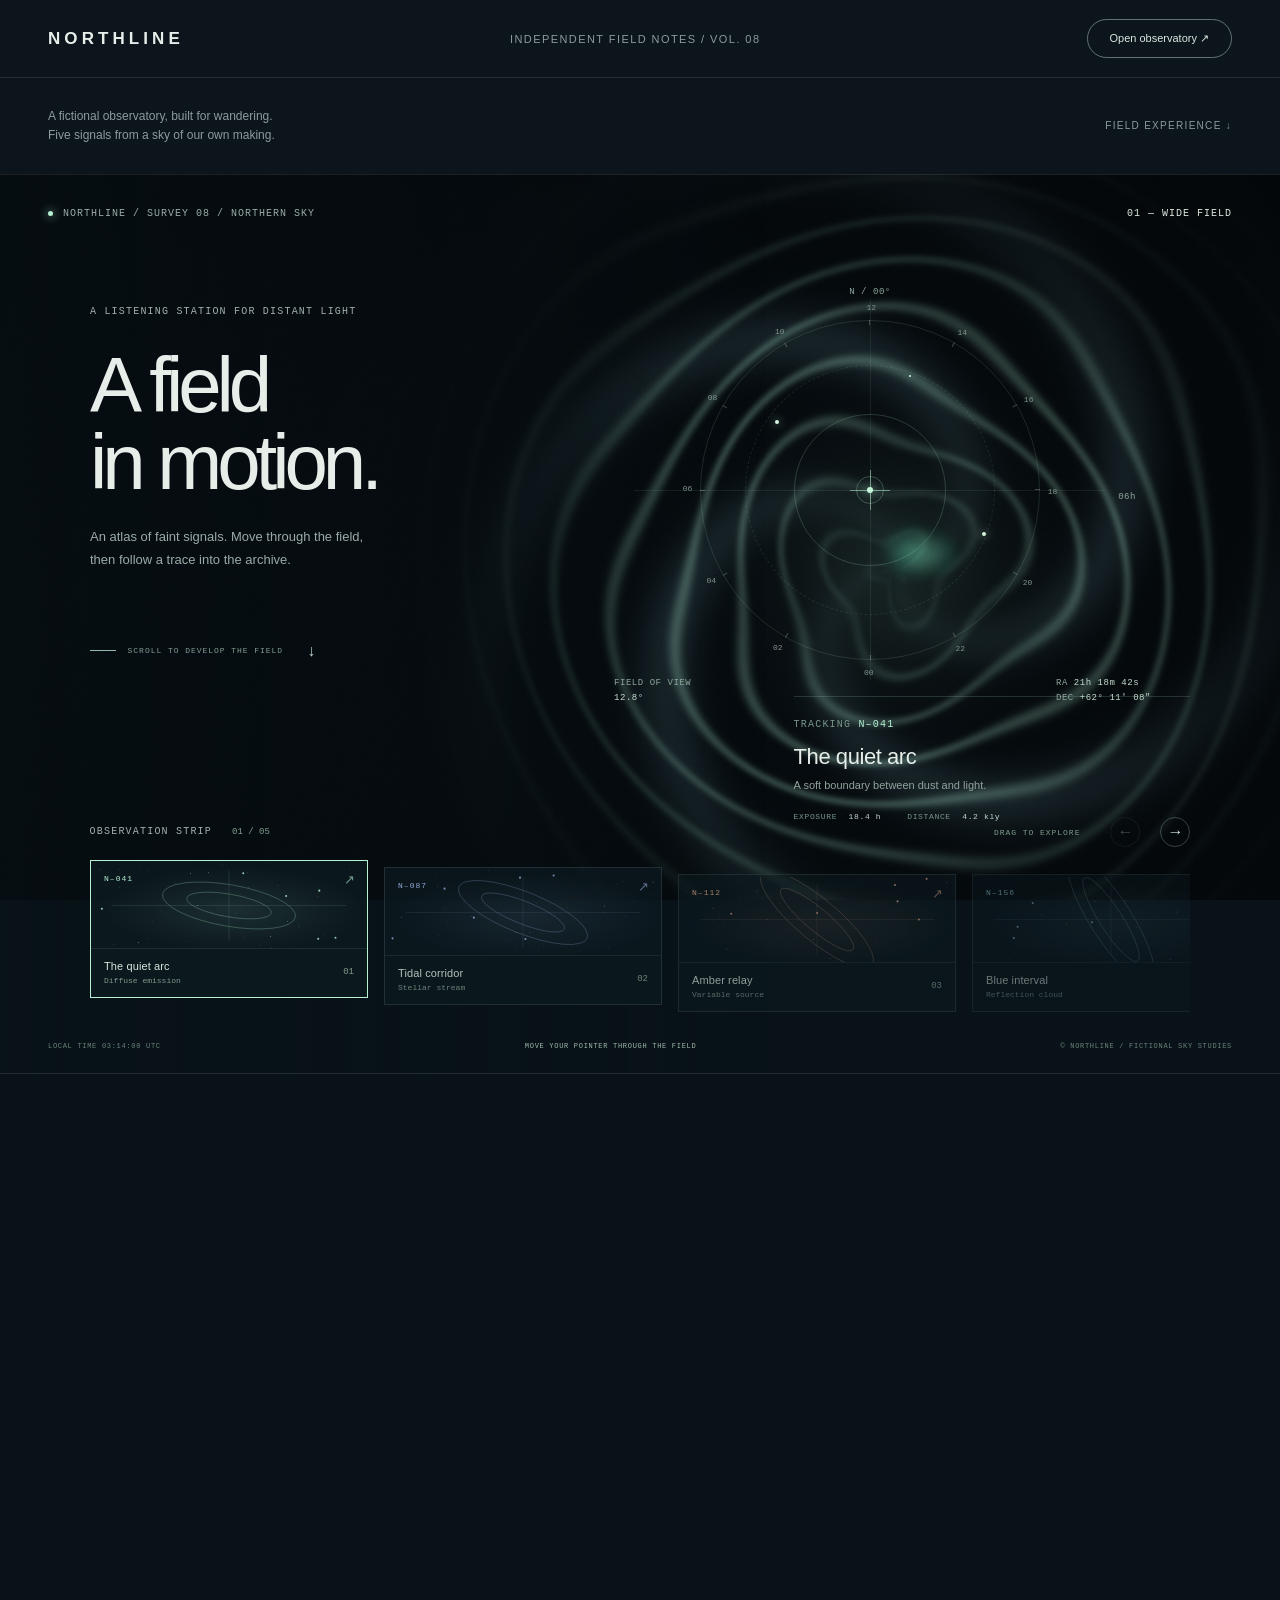
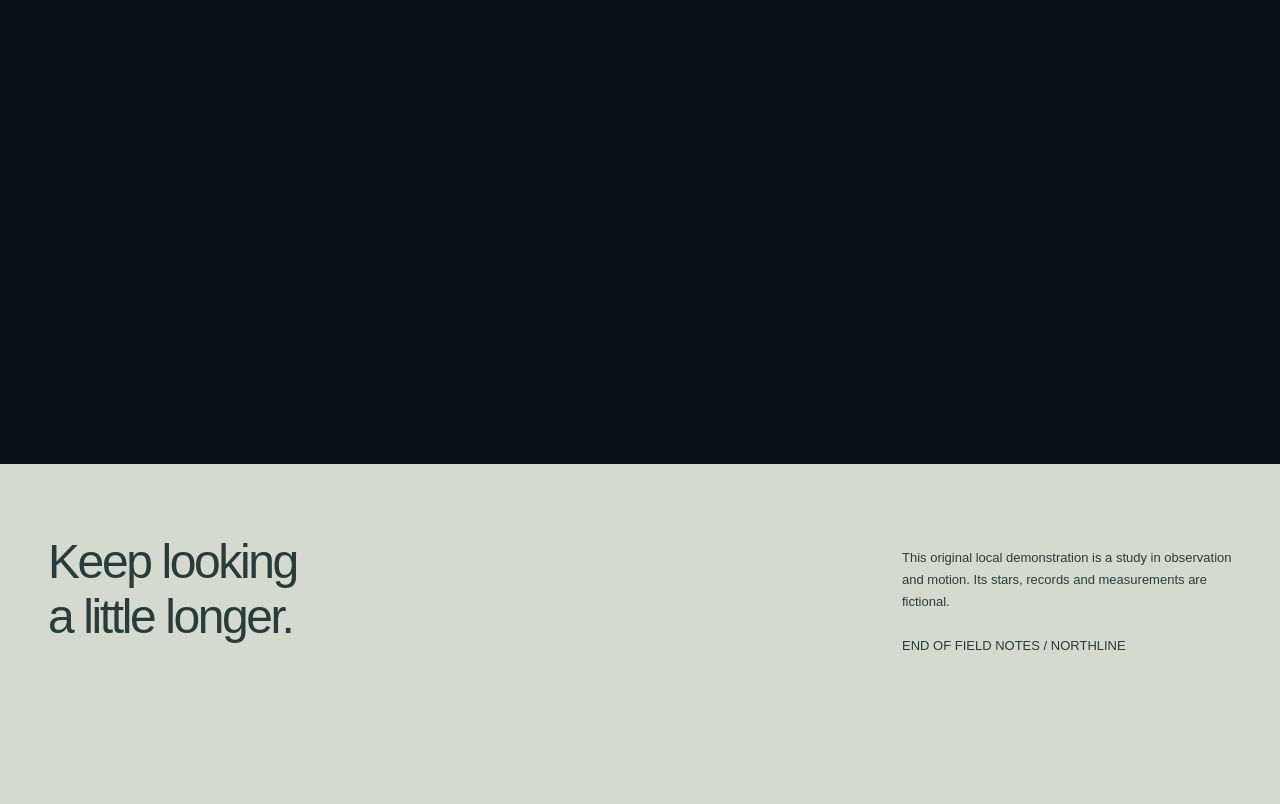
<file: evals/cold-start-scene/reference/index.html>
<!doctype html>
<html lang="en">
<head><meta charset="utf-8"><meta name="viewport" content="width=device-width, initial-scale=1"><meta name="theme-color" content="#081218"><link rel="icon" href="data:image/svg+xml,%3Csvg xmlns='http://www.w3.org/2000/svg' viewBox='0 0 32 32'%3E%3Ccircle cx='16' cy='16' r='11' fill='none' stroke='%23b7f2d4'/%3E%3Ccircle cx='16' cy='16' r='3' fill='%23b7f2d4'/%3E%3C/svg%3E"><title>Northline — A listening station</title><link rel="stylesheet" href="./assets/page-65X257BR.css"></head>
<body>
  <header class="demo-header"><div class="demo-brand">NORTHLINE</div><p>INDEPENDENT FIELD NOTES / VOL. 08</p><button type="button" data-enter>Open observatory ↗</button></header>
  <main><div class="demo-intro"><span>A fictional observatory, built for wandering.<br>Five signals from a sky of our own making.</span><span>FIELD EXPERIENCE ↓</span></div><section id="observatory" class="observatory" aria-label="Northline interactive observatory"></section></main>
  <footer class="demo-footer"><h2>Keep looking<br>a little longer.</h2><p>This original local demonstration is a study in observation and motion. Its stars, records and measurements are fictional.<br><br>END OF FIELD NOTES / NORTHLINE</p></footer>
  <script type="module" src="./assets/page-P66XHYCQ.js"></script>
</body>
</html>
</file>
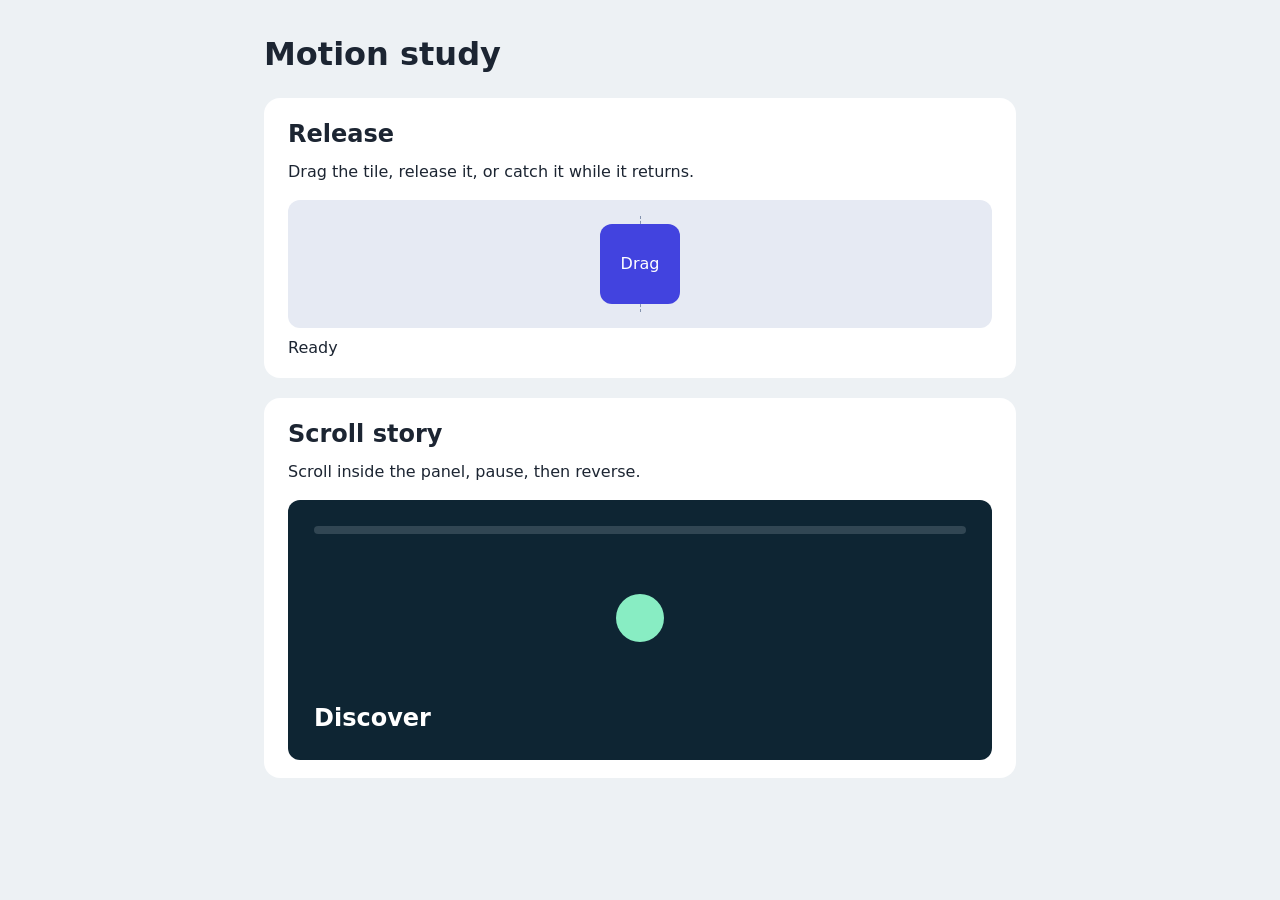
<file: evals/dynamic-interactions/reference/index.html>
<!doctype html>
<html lang="en">
  <meta charset="utf-8">
  <meta name="viewport" content="width=device-width, initial-scale=1">
  <title>Motion study</title>
  <link rel="stylesheet" href="./style.css">
  <main>
    <h1>Motion study</h1>
    <section>
      <h2>Release</h2>
      <p>Drag the tile, release it, or catch it while it returns.</p>
      <div class="track"><div class="origin"></div><button class="tile" aria-label="Drag tile">Drag</button></div>
      <p class="status" aria-live="polite">Ready</p>
    </section>
    <section>
      <h2>Scroll story</h2>
      <p>Scroll inside the panel, pause, then reverse.</p>
      <div class="story" tabindex="0" aria-label="Scroll story">
        <div class="story-content">
          <div class="stage">
            <div class="meter"><div class="fill"></div></div>
            <div class="orb"></div>
            <strong class="phase">Discover</strong>
          </div>
        </div>
      </div>
    </section>
  </main>
  <script type="module" src="./motion.js"></script>
</html>
</file>
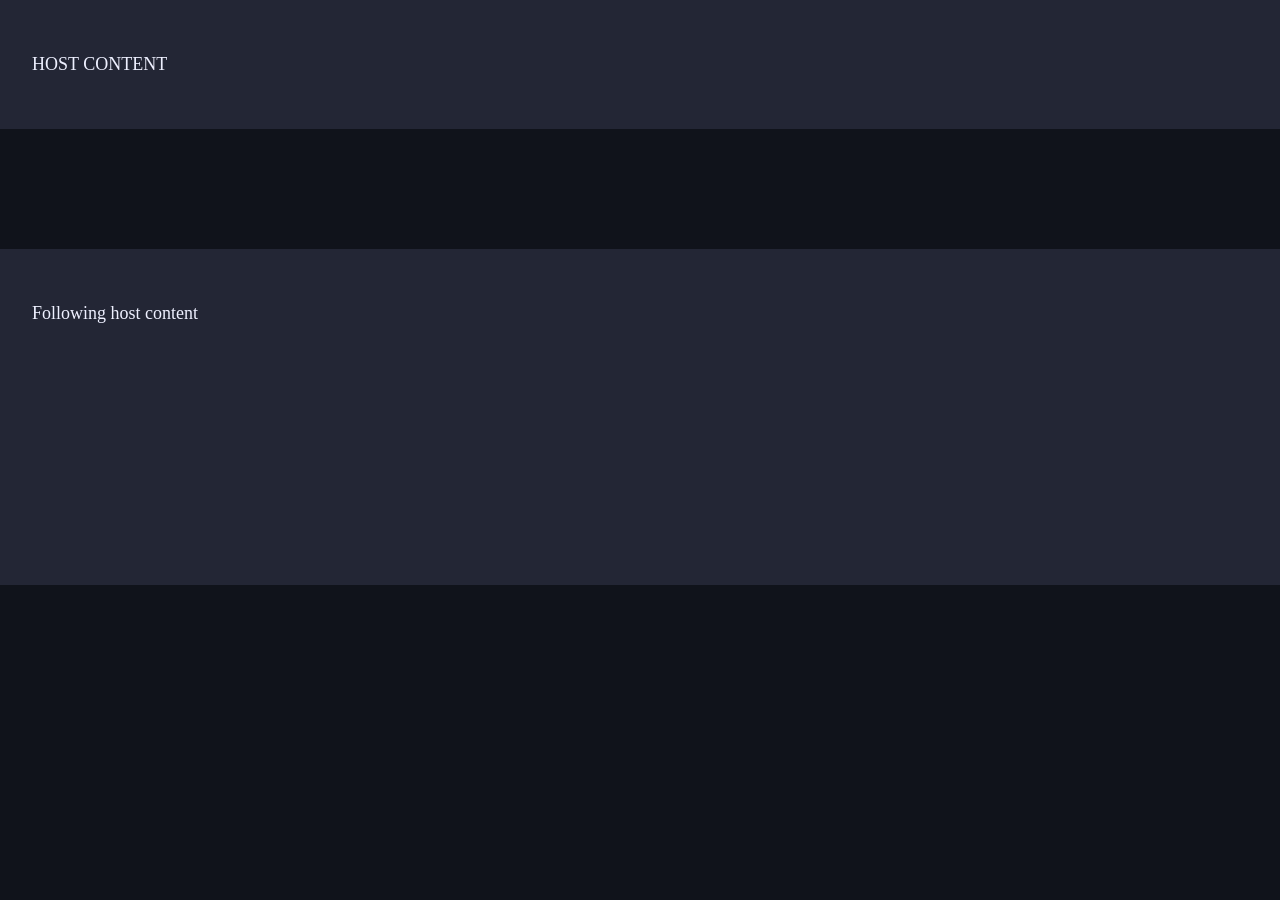
<file: evals/graphics-host/host/index.html>
<!doctype html><html lang="en"><head><meta charset="utf-8"><meta name="viewport" content="width=device-width,initial-scale=1"><title>Host project</title><style>*{box-sizing:content-box}body{margin:0;background:#10131b;color:#eef0ff;font:16px/1.85 Georgia,serif}h2,h3{font-family:Georgia,serif;line-height:1.8;margin:1.4em 0;color:#eaffca}p{margin:1.3em 0}header,footer{padding:48px 32px;background:#232635}header{margin-bottom:120px}footer{min-height:240px}.host-marker{font:18px/1.85 Georgia,serif}</style></head><body><header class="host-marker">HOST CONTENT</header><main id="feature-slot"></main><footer class="host-marker">Following host content</footer></body></html>
</file>
<file: evals/cold-start-scene/reference/assets/page-65X257BR.css>
*{box-sizing:border-box}html{color-scheme:dark;scroll-behavior:smooth}body{margin:0;background:#081218;color:#e7eee9;font-family:Arial,Helvetica,sans-serif}button,a{-webkit-tap-highlight-color:transparent}button{font:inherit}button:focus-visible,a:focus-visible,[tabindex]:focus-visible{outline:2px solid #b7f2d4;outline-offset:5px}#page-render-surface{position:fixed;inset:0;width:100%;height:100%;pointer-events:none;z-index:0}header,main,footer{position:relative;z-index:1}.demo-header{height:78px;display:flex;align-items:center;justify-content:space-between;padding:0 48px;background:#0b151b;border-bottom:1px solid #ffffff1a}.demo-brand{font-size:17px;letter-spacing:.24em;font-weight:700}.demo-header p{color:#8d9a9e;font-size:11px;letter-spacing:.13em}.demo-header button{border:1px solid #647074;border-radius:100px;color:#dce8e2;background:none;font-size:11px;padding:12px 22px;cursor:pointer}.demo-intro{height:96px;padding:24px 48px;display:flex;justify-content:space-between;align-items:center;background:#0b151b;color:#8d9a9e;font-size:12px;line-height:1.6}.demo-intro span:last-child{font-size:10px;letter-spacing:.13em}.demo-footer{min-height:340px;padding:70px 48px;background:#d5d9ce;color:#283d3b;display:flex;justify-content:space-between;gap:40px}.demo-footer h2{font-size:48px;font-weight:400;letter-spacing:-.05em;margin:0}.demo-footer p{font-size:13px;line-height:1.7;max-width:330px}.observatory{height:210vh;min-height:1720px;position:relative;--selected-color:#b7f2d4}.observatory-stage{position:sticky;top:0;height:100vh;min-height:740px;overflow:hidden;isolation:isolate;border-top:1px solid #ffffff1a;border-bottom:1px solid #ffffff1a}.observatory-stage:after{content:"";position:absolute;inset:0;pointer-events:none;z-index:-1;background:linear-gradient(90deg,#0812189c 0%,transparent 60%)}.scene-topline,.scene-bottomline{position:absolute;left:48px;right:48px;display:flex;justify-content:space-between;align-items:center;font:10px/1.3 Courier New,monospace;letter-spacing:.1em;color:#9aaca9}.scene-topline{top:32px;text-transform:uppercase}.scene-topline>span:first-child{display:flex;align-items:center;gap:10px}.status-dot{width:5px;height:5px;border-radius:50%;background:#b7f2d4;box-shadow:0 0 10px #b7f2d4}.phase-label{color:#dbe8df}.scene-copy{position:absolute;top:130px;left:7%;width:36%;max-width:490px;will-change:transform,opacity}.eyebrow{font:10px/1.4 Courier New,monospace;letter-spacing:.12em;text-transform:uppercase;color:#a0b0aa;margin:0}.scene-copy h1,.scene-copy h2{font-weight:400;font-size:clamp(54px,6.1vw,94px);line-height:.98;letter-spacing:-.065em;margin:28px 0 25px}.scene-description{font-size:13px;line-height:1.8;max-width:285px;color:#9aaba7;margin:0}.archive-copy{opacity:0;pointer-events:none}.archive-copy h2{color:#efc8b6}.sky-instrument{position:absolute;top:110px;left:48%;width:40%;height:410px;will-change:transform;transform-origin:center}.instrument-plane{position:absolute;inset:30px 40px}.orbit{position:absolute;left:50%;top:50%;border:1px solid #b7f2d422;border-radius:50%;transform:translate(-50%,-50%)}.orbit-outer{width:340px;height:340px}.orbit-middle{width:250px;height:250px;border-style:dashed;border-color:#b7f2d41c}.orbit-inner{width:152px;height:152px;border-color:#b7f2d430}.axis{position:absolute;background:#b7f2d416}.axis-x{height:1px;left:-20px;right:-20px;top:50%}.axis-y{width:1px;top:-15px;bottom:-15px;left:50%}.sky-tick{position:absolute;left:50%;top:50%;height:170px;width:1px;transform-origin:0 0;transform:rotate(var(--angle));border-bottom:5px solid #c9ded24d}.sky-tick b{position:absolute;bottom:-22px;left:-6px;font:8px Courier New,monospace;transform:rotate(calc(-1 * var(--angle)));color:#80948d}.sky-point{position:absolute;width:4px;height:4px;border-radius:50%;background:#d7f6df;box-shadow:0 0 10px #b7f2d4}.point-a{left:28%;top:30%}.point-b{left:76%;top:62%}.point-c{left:59%;top:17%;width:2px;height:2px}.target-reticle{position:absolute;top:50%;left:50%;width:28px;height:28px;transform:translate(-50%,-50%);border:1px solid #b7f2d444;border-radius:50%}.target-reticle:after,.target-reticle:before{content:"";position:absolute;background:#b7f2d488}.target-reticle:before{height:1px;width:40px;left:-7px;top:13px}.target-reticle:after{width:1px;height:40px;top:-7px;left:13px}.target-reticle i{position:absolute;inset:10px;background:#c8f7db;border-radius:50%;box-shadow:0 0 12px #b7f2d4}.instrument-north,.instrument-east,.field-scale,.coordinate-label{position:absolute;font:9px/1.6 Courier New,monospace;color:#8ea69b;letter-spacing:.06em}.instrument-north{top:0;left:50%;transform:translate(-50%)}.instrument-east{right:-10px;top:50%}.field-scale{left:0;bottom:-10px}.coordinate-label{right:-25px;bottom:-10px}.field-scale b,.coordinate-label b{color:#c4dbcd;font-weight:400}.field-scale b{display:block}.observation-detail{position:absolute;right:7%;top:calc(50% + 72px);width:31%;max-width:410px;border-top:1px solid #b7f2d42a;padding-top:16px}.observation-detail .eyebrow{color:#78958a}.observation-detail .eyebrow b{color:var(--selected-color);font-weight:400}.observation-detail h3{font-size:22px;font-weight:400;letter-spacing:-.02em;margin:12px 0 7px}.observation-detail>p{font-size:11px;line-height:1.6;color:#91a39c;margin:0}.observation-detail>div{display:flex;gap:26px;margin-top:17px;font:8px Courier New,monospace;letter-spacing:.08em;color:#78958a}.observation-detail>div b{color:#c2d7cb;font-weight:400;margin-left:6px}.scroll-cue{position:absolute;left:7%;top:52%;display:flex;gap:12px;align-items:center;color:#839c91;font:8px Courier New,monospace;letter-spacing:.12em}.scroll-rule{width:26px;height:1px;background:#96baaa}.scroll-cue b{font:16px Arial;color:#bdd8ca;margin-left:12px}.survey-controls{position:absolute;left:7%;right:7%;bottom:226px;display:flex;justify-content:space-between;align-items:center}.survey-controls>div{display:flex;align-items:center;gap:20px}.selection-count{font:9px Courier New,monospace;color:#7f9c8e}.strip-navigation>span{font:8px Courier New,monospace;letter-spacing:.12em;color:#7f9c8e;margin-right:10px}.strip-navigation button{background:none;border:1px solid #afcdb84d;border-radius:50%;color:#c9e2d4;width:30px;height:30px;cursor:pointer}.strip-navigation button:disabled{opacity:.3;cursor:default}.survey-window{position:absolute;left:7%;right:7%;bottom:60px;height:153px;overflow:hidden;cursor:grab;touch-action:pan-y;user-select:none;-webkit-user-select:none}.survey-window.is-dragging{cursor:grabbing}.survey-track{height:138px;display:flex;gap:16px;will-change:transform}.survey-card{flex:0 0 278px;height:138px;padding:0;text-align:left;display:block;border:1px solid #b7d4c32a;background:#0c1a20d9;color:var(--record-color);cursor:inherit;transition:border-color .25s;will-change:transform,opacity}.survey-card.is-current{border-color:var(--record-color)}.card-plate{position:relative;height:86px;display:block;border-bottom:1px solid #b7d4c31c;background:radial-gradient(ellipse at 52% 55%,color-mix(in srgb,var(--record-color) 10%,transparent),transparent 65%)}.card-plate svg{display:block;width:100%;height:100%;overflow:hidden}.card-plate>span{position:absolute;left:13px;top:11px;font:8px Courier New,monospace;letter-spacing:.13em}.card-plate>i{position:absolute;right:12px;top:9px;font-size:13px;font-style:normal;opacity:.6}.card-caption{display:flex;align-items:center;justify-content:space-between;padding:11px 13px;color:#d7e6dc}.card-caption b{display:block;font-size:11px;font-weight:400;letter-spacing:.01em}.card-caption small{display:block;font:8px Courier New,monospace;color:#82988b;margin-top:4px}.record-index{font:9px Courier New,monospace;color:#82988b}.scene-bottomline{bottom:22px;font-size:7px;letter-spacing:.1em;color:#6a8479}.scene-bottomline span:nth-child(2){color:#9eb9aa}@media(min-width:1600px){.scene-copy{top:16%}.sky-instrument{top:14%;height:450px}.orbit-outer{width:380px;height:380px}.orbit-middle{width:280px;height:280px}.sky-tick{height:190px}.survey-controls{bottom:250px}.survey-window{bottom:70px;height:166px}.survey-card{flex-basis:318px;height:150px}.card-plate{height:96px}}@media(max-width:900px){.demo-header{padding:0 24px}.demo-header p{display:none}.demo-intro{padding:20px 24px}.demo-intro span:last-child{display:none}.scene-topline,.scene-bottomline{left:24px;right:24px}.scene-topline{font-size:8px}.scene-copy{left:7%;top:110px;width:47%}.scene-copy h1,.scene-copy h2{font-size:62px}.scene-description{font-size:11px;max-width:220px}.sky-instrument{left:43%;width:51%;height:310px;top:135px}.instrument-plane{inset:20px 30px}.orbit-outer{width:250px;height:250px}.orbit-middle{width:185px;height:185px}.orbit-inner{width:110px;height:110px}.sky-tick{height:125px}.coordinate-label,.instrument-east{right:0}.observation-detail{top:430px;right:7%;width:40%}.scroll-cue{top:420px;max-width:170px;line-height:1.7}.scroll-cue b{display:none}.scene-bottomline span:nth-child(2){display:none}.demo-footer{padding:60px 24px}.demo-footer h2{font-size:38px}}@media(max-height:880px)and (min-width:901px){.scene-copy{top:95px}.sky-instrument{top:90px;height:300px}.observation-detail{top:auto;bottom:286px}.scroll-cue{top:57%}}@media(max-width:600px){.observatory{height:200vh;min-height:1600px}.observatory-stage{min-height:800px}.scene-topline{top:24px;letter-spacing:.02em}.scene-topline>span:first-child{max-width:220px;font-size:7px}.phase-label{font-size:7px}.scene-copy{top:77px;width:70%}.scene-copy .eyebrow{font-size:8px}.scene-copy h1,.scene-copy h2{font-size:56px;margin:18px 0 15px}.scene-description{font-size:10px;max-width:215px}.sky-instrument{top:240px;left:25%;width:68%;height:270px;opacity:.85}.orbit-outer{width:220px;height:220px}.orbit-middle{width:165px;height:165px}.sky-tick{height:110px}.instrument-plane{inset:22px}.instrument-north,.instrument-east,.field-scale,.coordinate-label{font-size:7px}.coordinate-label{bottom:-7px}.observation-detail{top:auto;bottom:251px;width:86%;right:7%;padding-top:10px;display:grid;grid-template-columns:1fr 1fr;column-gap:15px}.observation-detail .eyebrow{font-size:7px;grid-column:1/-1}.observation-detail h3{font-size:17px;margin:9px 0 3px}.observation-detail>p{display:none}.observation-detail>div{font-size:6px;display:block;margin-top:10px}.observation-detail>div>span{display:block;margin-bottom:6px}.scroll-cue{display:none}.survey-controls{bottom:213px}.survey-controls .eyebrow{font-size:8px}.survey-controls>div{gap:10px}.strip-navigation>span{display:none}.strip-navigation button{height:26px;width:26px}.survey-window{bottom:50px;height:150px}.survey-card{flex-basis:258px}.scene-bottomline{bottom:20px;font-size:6px}.scene-bottomline>span:last-child{display:none}.demo-footer{display:block}.demo-footer p{margin-top:30px}}
</file>
<file: evals/dynamic-interactions/reference/style.css>
* { box-sizing: border-box; }
body { margin: 0; color: #1c2532; background: #edf1f4; font: 16px/1.5 system-ui, sans-serif; }
main { max-width: 800px; margin: 30px auto; padding: 0 24px; }
h1 { margin: 0 0 20px; }
h2 { margin: 0; }
section { padding: 18px 24px; margin-bottom: 20px; background: white; border-radius: 16px; }
p { margin: 8px 0 16px; }
.track { height: 128px; position: relative; overflow: hidden; background: #e6eaf3; border-radius: 12px; }
.origin { position: absolute; left: 50%; top: 16px; bottom: 16px; border-left: 1px dashed #8493ae; }
.tile { position: absolute; left: calc(50% - 40px); top: 24px; width: 80px; height: 80px; border: 0; border-radius: 12px; color: white; background: #4243df; font: inherit; cursor: grab; touch-action: none; user-select: none; }
.tile:active { cursor: grabbing; }
.status { margin-bottom: 0; min-height: 24px; }
.story { height: 260px; overflow-y: auto; overscroll-behavior: contain; background: #0e2533; border-radius: 12px; }
.story-content { height: 1260px; }
.stage { position: sticky; top: 0; height: 260px; padding: 26px; color: white; overflow: hidden; }
.meter { height: 8px; background: #314653; border-radius: 4px; overflow: hidden; }
.fill { width: 100%; height: 100%; background: #88edc3; transform: scaleX(0); transform-origin: left; }
.orb { position: absolute; top: 94px; left: calc(50% - 24px); width: 48px; height: 48px; background: #88edc3; border-radius: 50%; }
.phase { position: absolute; left: 26px; bottom: 24px; font-size: 24px; }
@media (max-width: 560px) { main { padding: 0 12px; } section { padding: 16px; } }
</file>
